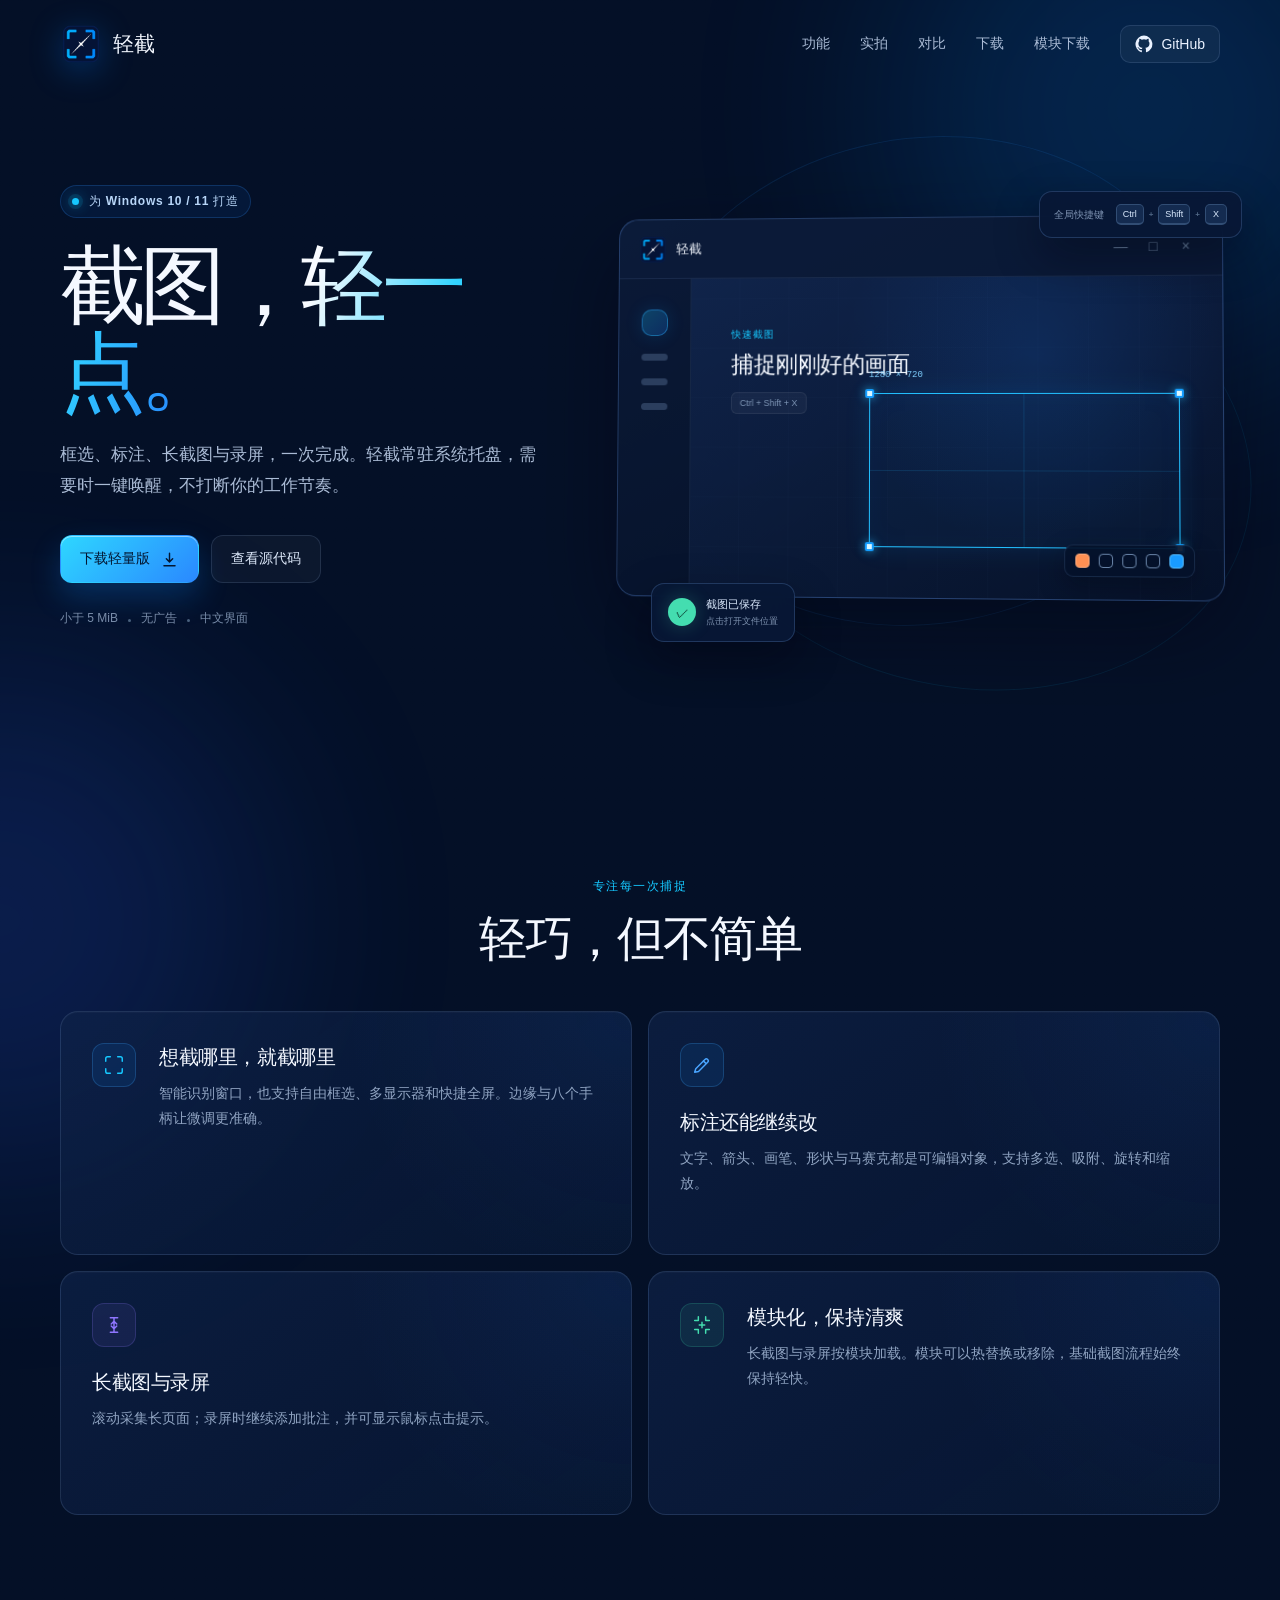
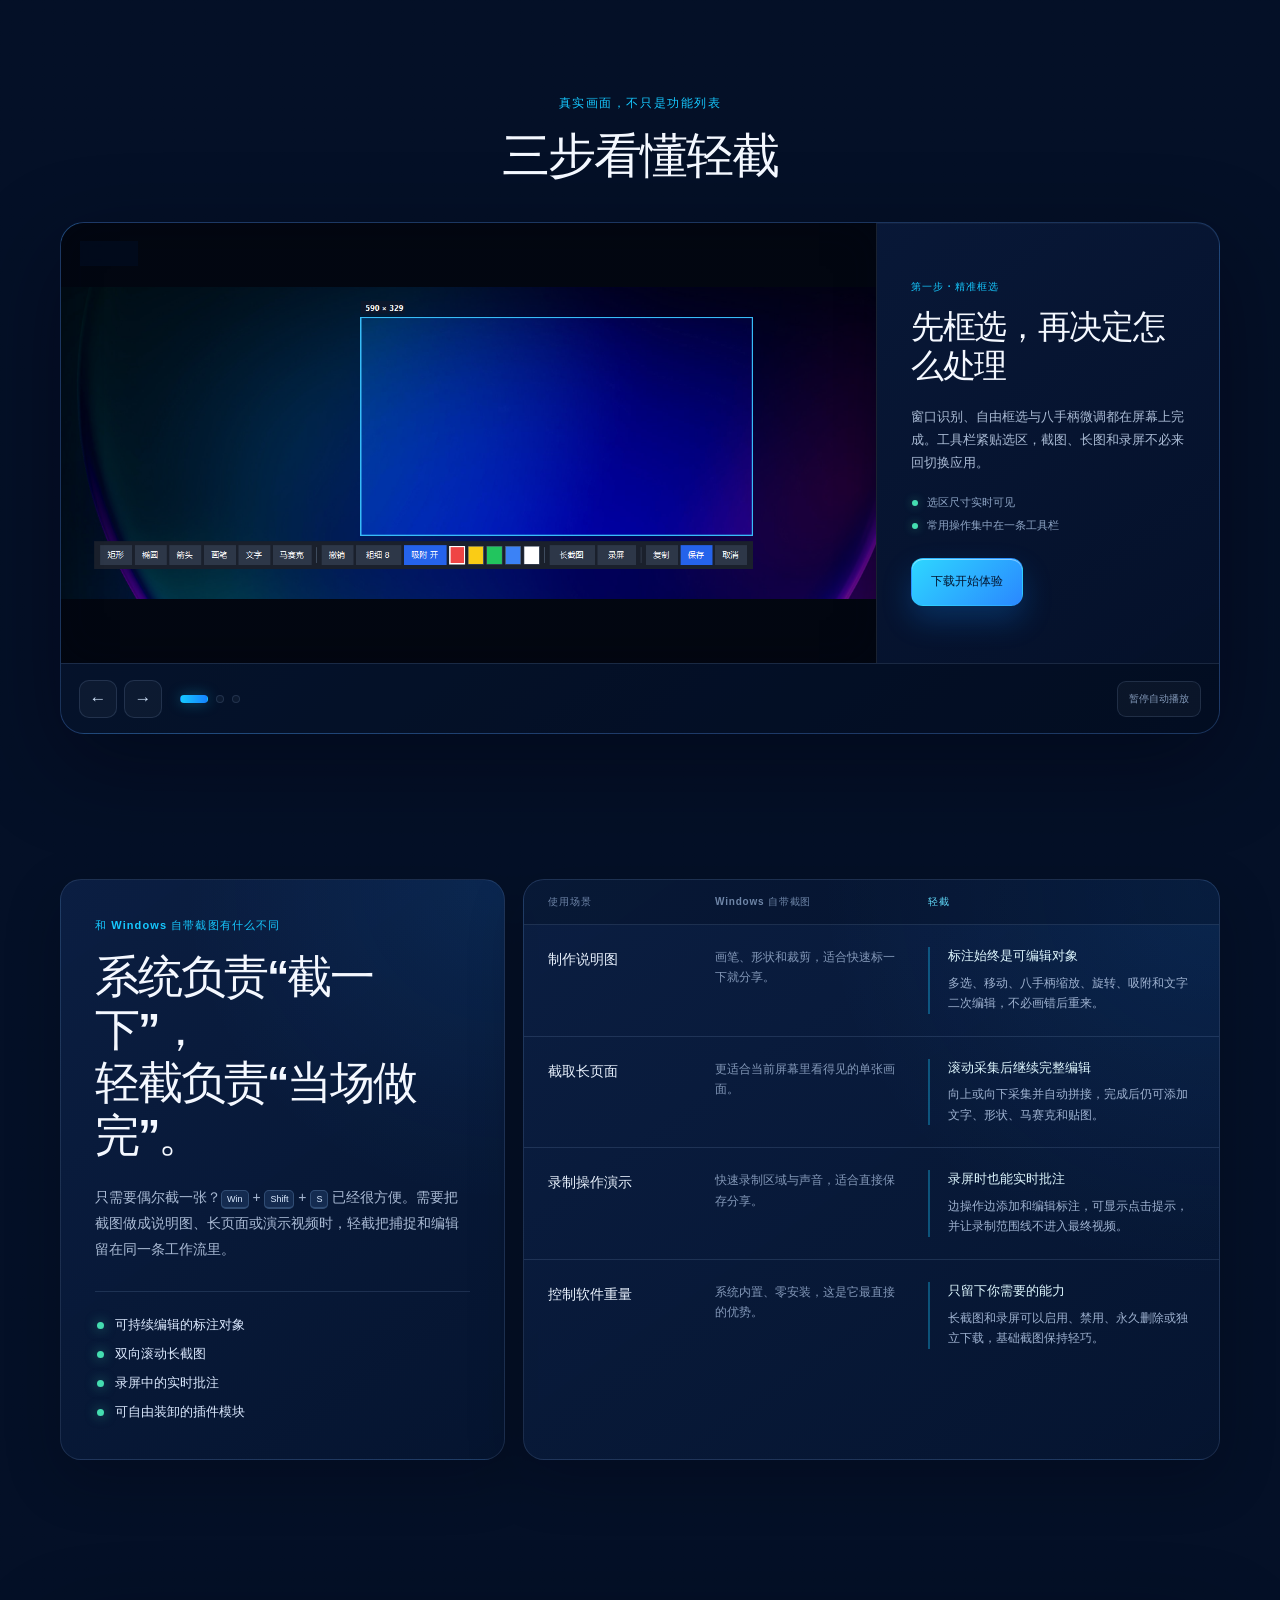
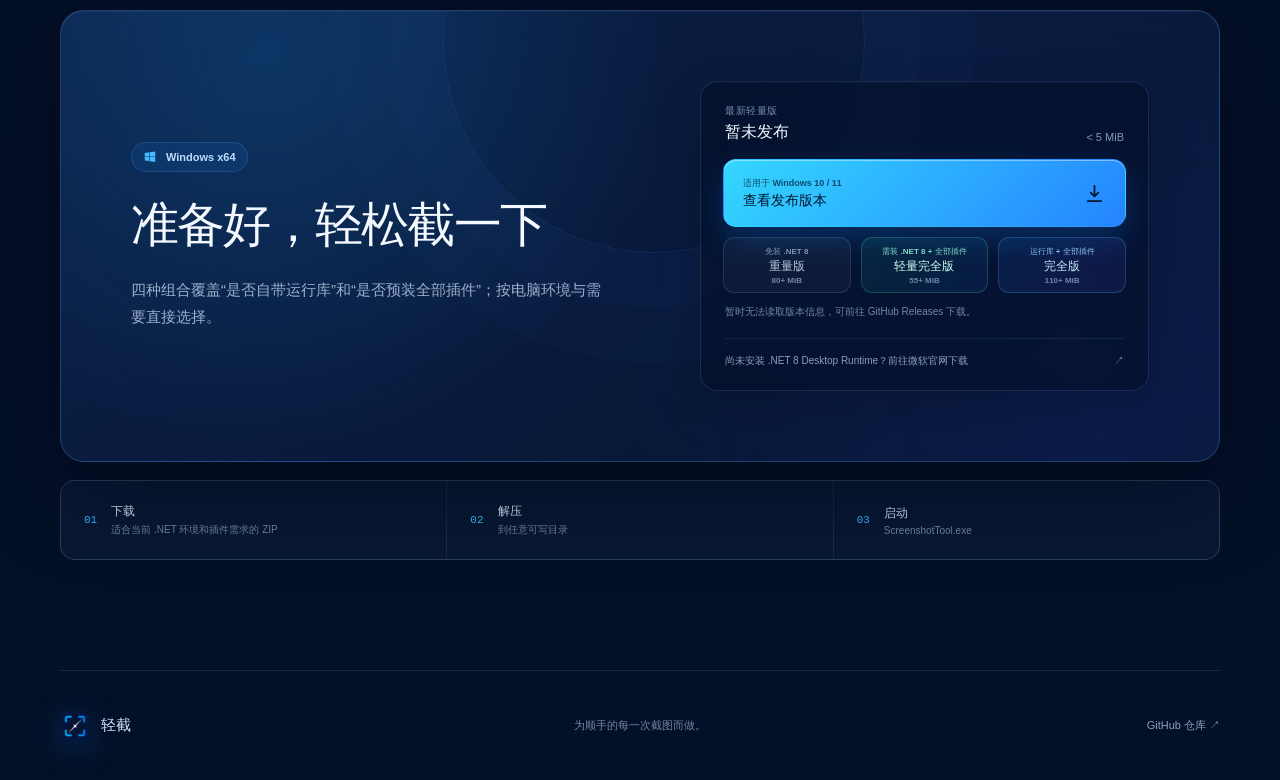
<file: site/index.html>
<!DOCTYPE html>
<html lang="zh-CN">
  <head>
    <meta charset="utf-8">
    <meta name="viewport" content="width=device-width, initial-scale=1">
    <meta
      name="description"
      content="轻截是一款轻量、快速、可扩展的 Windows 截图工具，支持长截图、标注、贴图与可选录屏。"
    >
    <meta name="theme-color" content="#06142e">
    <meta property="og:title" content="轻截 · 轻量 Windows 截图工具">
    <meta
      property="og:description"
      content="框选、标注、长截图与录屏，一次完成。下载 Windows x64 轻量版。"
    >
    <meta property="og:type" content="website">
    <meta property="og:url" content="https://xdioez.github.io/CutCut/">
    <meta
      property="og:image"
      content="https://xdioez.github.io/CutCut/assets/lightshot-icon.png"
    >
    <link rel="icon" href="assets/lightshot-icon.png">
    <link rel="apple-touch-icon" href="assets/lightshot-icon.png">
    <link rel="stylesheet" href="styles.css">
    <script src="release.js" defer></script>
    <script src="showcase.js" defer></script>
    <title>轻截 · 轻量 Windows 截图工具</title>
  </head>
  <body>
    <a class="skip-link" href="#main">跳到主要内容</a>

    <div class="page-glow page-glow--one" aria-hidden="true"></div>
    <div class="page-glow page-glow--two" aria-hidden="true"></div>

    <header class="site-header">
      <a class="brand" href="#top" aria-label="轻截首页">
        <img src="assets/lightshot-icon.png" width="42" height="42" alt="">
        <span>轻截</span>
      </a>
      <nav aria-label="主要导航">
        <a href="#features">功能</a>
        <a href="#showcase">实拍</a>
        <a href="#compare">对比</a>
        <a href="#download">下载</a>
        <a href="modules.html">模块下载</a>
        <a
          class="github-link"
          href="https://github.com/XDIOEZ/CutCut"
          target="_blank"
          rel="noopener noreferrer"
        >
          <svg viewBox="0 0 24 24" aria-hidden="true">
            <path
              fill="currentColor"
              d="M12 .8a11.4 11.4 0 0 0-3.6 22.2c.6.1.8-.3.8-.6v-2.2c-3.3.7-4-1.4-4-1.4-.5-1.4-1.3-1.8-1.3-1.8-1.1-.7.1-.7.1-.7 1.2.1 1.8 1.2 1.8 1.2 1.1 1.8 2.8 1.3 3.5 1 .1-.8.4-1.3.8-1.6-2.7-.3-5.5-1.3-5.5-5.7 0-1.3.5-2.3 1.2-3.1-.1-.3-.5-1.6.1-3.1 0 0 1-.3 3.2 1.2a11 11 0 0 1 5.8 0C17 4.8 18 5.1 18 5.1c.6 1.5.2 2.8.1 3.1.8.8 1.2 1.8 1.2 3.1 0 4.4-2.8 5.4-5.5 5.7.4.4.8 1.1.8 2.2v3.2c0 .3.2.7.8.6A11.4 11.4 0 0 0 12 .8Z"
            />
          </svg>
          <span>GitHub</span>
        </a>
      </nav>
    </header>

    <main id="main">
      <section class="hero" id="top">
        <div class="hero-copy">
          <div class="eyebrow">
            <span class="eyebrow-dot" aria-hidden="true"></span>
            为 Windows 10 / 11 打造
          </div>
          <h1>截图，<span>轻一点。</span></h1>
          <p class="hero-lead">
            框选、标注、长截图与录屏，一次完成。轻截常驻系统托盘，需要时一键唤醒，不打断你的工作节奏。
          </p>
          <div class="hero-actions">
            <a class="button button--primary" href="#download">
              下载轻量版
              <svg viewBox="0 0 24 24" aria-hidden="true">
                <path d="M12 4v11m0 0 4-4m-4 4-4-4M5 20h14" />
              </svg>
            </a>
            <a
              class="button button--ghost"
              href="https://github.com/XDIOEZ/CutCut"
              target="_blank"
              rel="noopener noreferrer"
            >查看源代码</a>
          </div>
          <ul class="hero-notes" aria-label="软件特点">
            <li>小于 5 MiB</li>
            <li>无广告</li>
            <li>中文界面</li>
          </ul>
        </div>

        <div class="product-visual" role="img" aria-label="轻截界面示意图">
          <div class="visual-orbit visual-orbit--one" aria-hidden="true"></div>
          <div class="visual-orbit visual-orbit--two" aria-hidden="true"></div>
          <div class="app-window">
            <div class="app-titlebar">
              <div class="app-brand">
                <img src="assets/lightshot-icon.png" width="30" height="30" alt="">
                <span>轻截</span>
              </div>
              <div class="window-controls" aria-hidden="true">
                <span>—</span><span>□</span><span>×</span>
              </div>
            </div>
            <div class="app-body">
              <aside class="app-sidebar" aria-hidden="true">
                <span class="side-pill side-pill--active"></span>
                <span class="side-pill"></span>
                <span class="side-pill"></span>
                <span class="side-pill"></span>
              </aside>
              <div class="capture-stage">
                <div class="stage-copy">
                  <span class="stage-kicker">快速截图</span>
                  <strong>捕捉刚刚好的画面</strong>
                  <small>Ctrl + Shift + X</small>
                </div>
                <div class="selection-frame" aria-hidden="true">
                  <i class="corner corner--tl"></i>
                  <i class="corner corner--tr"></i>
                  <i class="corner corner--bl"></i>
                  <i class="corner corner--br"></i>
                  <span class="selection-size">1280 × 720</span>
                </div>
                <div class="tool-dock" aria-hidden="true">
                  <span class="tool tool--hot"></span>
                  <span class="tool"></span>
                  <span class="tool"></span>
                  <span class="tool"></span>
                  <span class="tool tool--blue"></span>
                </div>
              </div>
            </div>
          </div>
          <div class="floating-card floating-card--hotkey">
            <span>全局快捷键</span>
            <kbd>Ctrl</kbd><b>+</b><kbd>Shift</kbd><b>+</b><kbd>X</kbd>
          </div>
          <div class="floating-card floating-card--saved">
            <span class="saved-check">✓</span>
            <div><strong>截图已保存</strong><small>点击打开文件位置</small></div>
          </div>
        </div>
      </section>

      <section class="feature-section" id="features">
        <div class="section-heading">
          <p>专注每一次捕捉</p>
          <h2>轻巧，但不简单</h2>
        </div>
        <div class="feature-grid">
          <article class="feature-card feature-card--wide">
            <div class="feature-icon feature-icon--cyan" aria-hidden="true">
              <svg viewBox="0 0 24 24">
                <path d="M8 3H5a2 2 0 0 0-2 2v3m13-5h3a2 2 0 0 1 2 2v3M8 21H5a2 2 0 0 1-2-2v-3m13 5h3a2 2 0 0 0 2-2v-3" />
              </svg>
            </div>
            <div>
              <h3>想截哪里，就截哪里</h3>
              <p>智能识别窗口，也支持自由框选、多显示器和快捷全屏。边缘与八个手柄让微调更准确。</p>
            </div>
          </article>
          <article class="feature-card">
            <div class="feature-icon feature-icon--blue" aria-hidden="true">
              <svg viewBox="0 0 24 24">
                <path d="m4 20 4.2-1 10-10a2 2 0 0 0-3-3l-10 10L4 20Zm9.5-12.5 3 3" />
              </svg>
            </div>
            <h3>标注还能继续改</h3>
            <p>文字、箭头、画笔、形状与马赛克都是可编辑对象，支持多选、吸附、旋转和缩放。</p>
          </article>
          <article class="feature-card">
            <div class="feature-icon feature-icon--violet" aria-hidden="true">
              <svg viewBox="0 0 24 24">
                <path d="M8 4h8M8 20h8M12 4v16m0-4-3-3m3 3 3-3M12 8 9 11m3-3 3 3" />
              </svg>
            </div>
            <h3>长截图与录屏</h3>
            <p>滚动采集长页面；录屏时继续添加批注，并可显示鼠标点击提示。</p>
          </article>
          <article class="feature-card feature-card--wide">
            <div class="feature-icon feature-icon--green" aria-hidden="true">
              <svg viewBox="0 0 24 24">
                <path d="M8 3v4H4m12-4v4h4M8 21v-4H4m12 4v-4h4M9 12h6m-3-3v6" />
              </svg>
            </div>
            <div>
              <h3>模块化，保持清爽</h3>
              <p>长截图与录屏按模块加载。模块可以热替换或移除，基础截图流程始终保持轻快。</p>
            </div>
          </article>
        </div>
      </section>

      <section class="showcase-section" id="showcase">
        <div class="section-heading showcase-heading">
          <p>真实画面，不只是功能列表</p>
          <h2>三步看懂轻截</h2>
        </div>

        <div
          class="showcase-carousel"
          data-showcase-carousel
          data-playing="true"
          role="region"
          aria-roledescription="幻灯片"
          aria-label="轻截功能宣传图"
          tabindex="0"
        >
          <div class="showcase-stage">
            <article
              class="showcase-slide is-active"
              data-showcase-slide
              role="group"
              aria-roledescription="幻灯片"
              aria-label="第 1 张，共 3 张：精准框选"
              aria-hidden="false"
            >
              <div class="showcase-media">
                <img
                  src="assets/showcase-selection.png"
                  width="1226"
                  height="470"
                  alt="轻截蓝色选区和包含矩形、椭圆、箭头、文字、长截图与录屏等功能的浮动工具栏"
                  decoding="async"
                >
                <span class="showcase-number" aria-hidden="true">01 / 03</span>
              </div>
              <div class="showcase-copy">
                <p class="showcase-step">第一步 · 精准框选</p>
                <h3>先框选，再决定怎么处理</h3>
                <p>窗口识别、自由框选与八手柄微调都在屏幕上完成。工具栏紧贴选区，截图、长图和录屏不必来回切换应用。</p>
                <ul>
                  <li>选区尺寸实时可见</li>
                  <li>常用操作集中在一条工具栏</li>
                </ul>
                <a class="button button--primary showcase-cta" href="#download">下载开始体验</a>
              </div>
            </article>

            <article
              class="showcase-slide"
              data-showcase-slide
              role="group"
              aria-roledescription="幻灯片"
              aria-label="第 2 张，共 3 张：对象级标注"
              aria-hidden="true"
            >
              <div class="showcase-media">
                <img
                  src="assets/showcase-annotation.png"
                  width="1287"
                  height="452"
                  alt="轻截选区中使用文字、箭头和矩形完成的红色批注示例"
                  loading="lazy"
                  decoding="async"
                >
                <span class="showcase-number" aria-hidden="true">02 / 03</span>
              </div>
              <div class="showcase-copy">
                <p class="showcase-step">第二步 · 当场标清楚</p>
                <h3>画完以后，还能继续改</h3>
                <p>文字、箭头、形状和画笔不是一次性痕迹。需要时继续选择、移动、缩放、旋转或对齐，说明图不用反复重截。</p>
                <ul>
                  <li>多选、吸附与重叠元素轮选</li>
                  <li>文字可再次双击编辑</li>
                </ul>
                <a
                  class="button button--primary showcase-cta"
                  href="#download"
                  tabindex="-1"
                >下载开始体验</a>
              </div>
            </article>

            <article
              class="showcase-slide"
              data-showcase-slide
              role="group"
              aria-roledescription="幻灯片"
              aria-label="第 3 张，共 3 张：长截图预览"
              aria-hidden="true"
            >
              <div class="showcase-media">
                <img
                  src="assets/showcase-long-capture.png"
                  width="1308"
                  height="620"
                  alt="轻截正在代码编辑器中进行长截图并显示长截图预览窗口"
                  loading="lazy"
                  decoding="async"
                >
                <span class="showcase-number" aria-hidden="true">03 / 03</span>
              </div>
              <div class="showcase-copy">
                <p class="showcase-step">第三步 · 超出一屏也能截</p>
                <h3>边滚动，边看长图长出来</h3>
                <p>向上或向下滚动时自动采集和拼接，独立预览窗同步显示结果。完成后直接回到同一套截图编辑工具继续标注。</p>
                <ul>
                  <li>双向采集与实时拼接预览</li>
                  <li>完成后继续添加批注和贴图</li>
                </ul>
                <a
                  class="button button--primary showcase-cta"
                  href="#download"
                  tabindex="-1"
                >下载开始体验</a>
              </div>
            </article>
          </div>

          <div class="showcase-controls">
            <div class="showcase-arrows">
              <button type="button" data-showcase-previous aria-label="上一张宣传图">←</button>
              <button type="button" data-showcase-next aria-label="下一张宣传图">→</button>
            </div>
            <div class="showcase-dots" aria-label="选择宣传图">
              <button
                type="button"
                class="is-active"
                data-showcase-dot="0"
                aria-label="查看第一张：精准框选"
                aria-current="true"
              ></button>
              <button
                type="button"
                data-showcase-dot="1"
                aria-label="查看第二张：对象级标注"
              ></button>
              <button
                type="button"
                data-showcase-dot="2"
                aria-label="查看第三张：长截图预览"
              ></button>
            </div>
            <button class="showcase-autoplay" type="button" data-showcase-autoplay>
              暂停自动播放
            </button>
          </div>
          <p class="visually-hidden" data-showcase-status aria-live="polite"></p>
        </div>
      </section>

      <section class="comparison-section" id="compare">
        <div class="comparison-intro">
          <p class="comparison-kicker">和 Windows 自带截图有什么不同</p>
          <h2>系统负责“截一下”，<br>轻截负责“当场做完”。</h2>
          <p class="comparison-lead">
            只需要偶尔截一张？<kbd>Win</kbd> + <kbd>Shift</kbd> + <kbd>S</kbd>
            已经很方便。需要把截图做成说明图、长页面或演示视频时，轻截把捕捉和编辑留在同一条工作流里。
          </p>
          <ul class="comparison-highlights" aria-label="轻截的主要差异">
            <li>可持续编辑的标注对象</li>
            <li>双向滚动长截图</li>
            <li>录屏中的实时批注</li>
            <li>可自由装卸的插件模块</li>
          </ul>
        </div>

        <div class="comparison-board" aria-label="轻截与 Windows 自带截图对比">
          <div class="comparison-board-head" aria-hidden="true">
            <span>使用场景</span>
            <span>Windows 自带截图</span>
            <span>轻截</span>
          </div>

          <article class="comparison-row">
            <h3>制作说明图</h3>
            <div class="comparison-answer comparison-answer--system">
              <span>Windows 自带截图</span>
              <p>画笔、形状和裁剪，适合快速标一下就分享。</p>
            </div>
            <div class="comparison-answer comparison-answer--lightshot">
              <span>轻截</span>
              <strong>标注始终是可编辑对象</strong>
              <p>多选、移动、八手柄缩放、旋转、吸附和文字二次编辑，不必画错后重来。</p>
            </div>
          </article>

          <article class="comparison-row">
            <h3>截取长页面</h3>
            <div class="comparison-answer comparison-answer--system">
              <span>Windows 自带截图</span>
              <p>更适合当前屏幕里看得见的单张画面。</p>
            </div>
            <div class="comparison-answer comparison-answer--lightshot">
              <span>轻截</span>
              <strong>滚动采集后继续完整编辑</strong>
              <p>向上或向下采集并自动拼接，完成后仍可添加文字、形状、马赛克和贴图。</p>
            </div>
          </article>

          <article class="comparison-row">
            <h3>录制操作演示</h3>
            <div class="comparison-answer comparison-answer--system">
              <span>Windows 自带截图</span>
              <p>快速录制区域与声音，适合直接保存分享。</p>
            </div>
            <div class="comparison-answer comparison-answer--lightshot">
              <span>轻截</span>
              <strong>录屏时也能实时批注</strong>
              <p>边操作边添加和编辑标注，可显示点击提示，并让录制范围线不进入最终视频。</p>
            </div>
          </article>

          <article class="comparison-row">
            <h3>控制软件重量</h3>
            <div class="comparison-answer comparison-answer--system">
              <span>Windows 自带截图</span>
              <p>系统内置、零安装，这是它最直接的优势。</p>
            </div>
            <div class="comparison-answer comparison-answer--lightshot">
              <span>轻截</span>
              <strong>只留下你需要的能力</strong>
              <p>长截图和录屏可以启用、禁用、永久删除或独立下载，基础截图保持轻巧。</p>
            </div>
          </article>
        </div>
      </section>

      <section class="download-section" id="download">
        <div class="download-card">
          <div class="download-copy">
            <div class="platform-badge">
              <svg viewBox="0 0 24 24" aria-hidden="true">
                <path fill="currentColor" d="M3 5.2 10.4 4v7H3V5.2Zm8.4-1.4L21 2.4V11h-9.6V3.8ZM3 12h7.4v7L3 17.8V12Zm8.4 0H21v8.6l-9.6-1.4V12Z" />
              </svg>
              Windows x64
            </div>
            <h2>准备好，轻松截一下</h2>
            <p>四种组合覆盖“是否自带运行库”和“是否预装全部插件”；按电脑环境与需要直接选择。</p>
          </div>

          <div class="release-panel" aria-live="polite">
            <div class="release-row">
              <div>
                <span class="release-label">最新轻量版</span>
                <strong id="release-version">正在获取版本…</strong>
              </div>
              <span class="release-size" id="release-size">&lt; 5 MiB</span>
            </div>
            <div class="download-actions">
              <a
                class="button button--download"
                id="download-button"
                href="https://github.com/XDIOEZ/CutCut/releases"
                target="_blank"
                rel="noopener noreferrer"
              >
                <span>
                  <small>适用于 Windows 10 / 11</small>
                  <strong id="download-label">查看发布版本</strong>
                </span>
                <svg viewBox="0 0 24 24" aria-hidden="true">
                  <path d="M12 4v11m0 0 4-4m-4 4-4-4M5 20h14" />
                </svg>
              </a>
              <a
                class="button button--portable"
                id="portable-download-button"
                href="https://github.com/XDIOEZ/CutCut/releases"
                target="_blank"
                rel="noopener noreferrer"
                title="内置 .NET 8 Desktop Runtime，无需另外安装"
              >
                <small>免装 .NET 8</small>
                <strong id="portable-download-label">重量版</strong>
                <span id="portable-download-size">80+ MiB</span>
              </a>
              <a
                class="button button--lightweight-full"
                id="lightweight-full-download-button"
                href="https://github.com/XDIOEZ/CutCut/releases"
                target="_blank"
                rel="noopener noreferrer"
                title="依赖电脑已安装 .NET 8 Desktop Runtime，并预装截图收藏夹、贴图悬浮窗、长截图、三种 OCR、二维码扫描和录屏等全部插件"
              >
                <small>需装 .NET 8 + 全部插件</small>
                <strong id="lightweight-full-download-label">轻量完全版</strong>
                <span id="lightweight-full-download-size">55+ MiB</span>
              </a>
              <a
                class="button button--full"
                id="full-download-button"
                href="https://github.com/XDIOEZ/CutCut/releases"
                target="_blank"
                rel="noopener noreferrer"
                title="内置 .NET 8 Desktop Runtime，并预装截图收藏夹、贴图悬浮窗、长截图、三种 OCR、二维码扫描和录屏等全部插件"
              >
                <small>运行库 + 全部插件</small>
                <strong id="full-download-label">完全版</strong>
                <span id="full-download-size">110+ MiB</span>
              </a>
            </div>
            <p class="release-status" id="release-status">正在连接 GitHub Releases…</p>
            <a
              class="runtime-link"
              href="https://dotnet.microsoft.com/download/dotnet/8.0"
              target="_blank"
              rel="noopener noreferrer"
            >
              尚未安装 .NET 8 Desktop Runtime？前往微软官网下载
              <span aria-hidden="true">↗</span>
            </a>
          </div>
        </div>

        <ol class="install-steps" aria-label="安装步骤">
          <li><span>01</span><p><strong>下载</strong>适合当前 .NET 环境和插件需求的 ZIP</p></li>
          <li><span>02</span><p><strong>解压</strong>到任意可写目录</p></li>
          <li><span>03</span><p><strong>启动</strong>ScreenshotTool.exe</p></li>
        </ol>
      </section>
    </main>

    <footer>
      <div class="footer-brand">
        <img src="assets/lightshot-icon.png" width="30" height="30" alt="">
        <span>轻截</span>
      </div>
      <p>为顺手的每一次截图而做。</p>
      <a href="https://github.com/XDIOEZ/CutCut" target="_blank" rel="noopener noreferrer">
        GitHub 仓库 <span aria-hidden="true">↗</span>
      </a>
    </footer>
  </body>
</html>
</file>
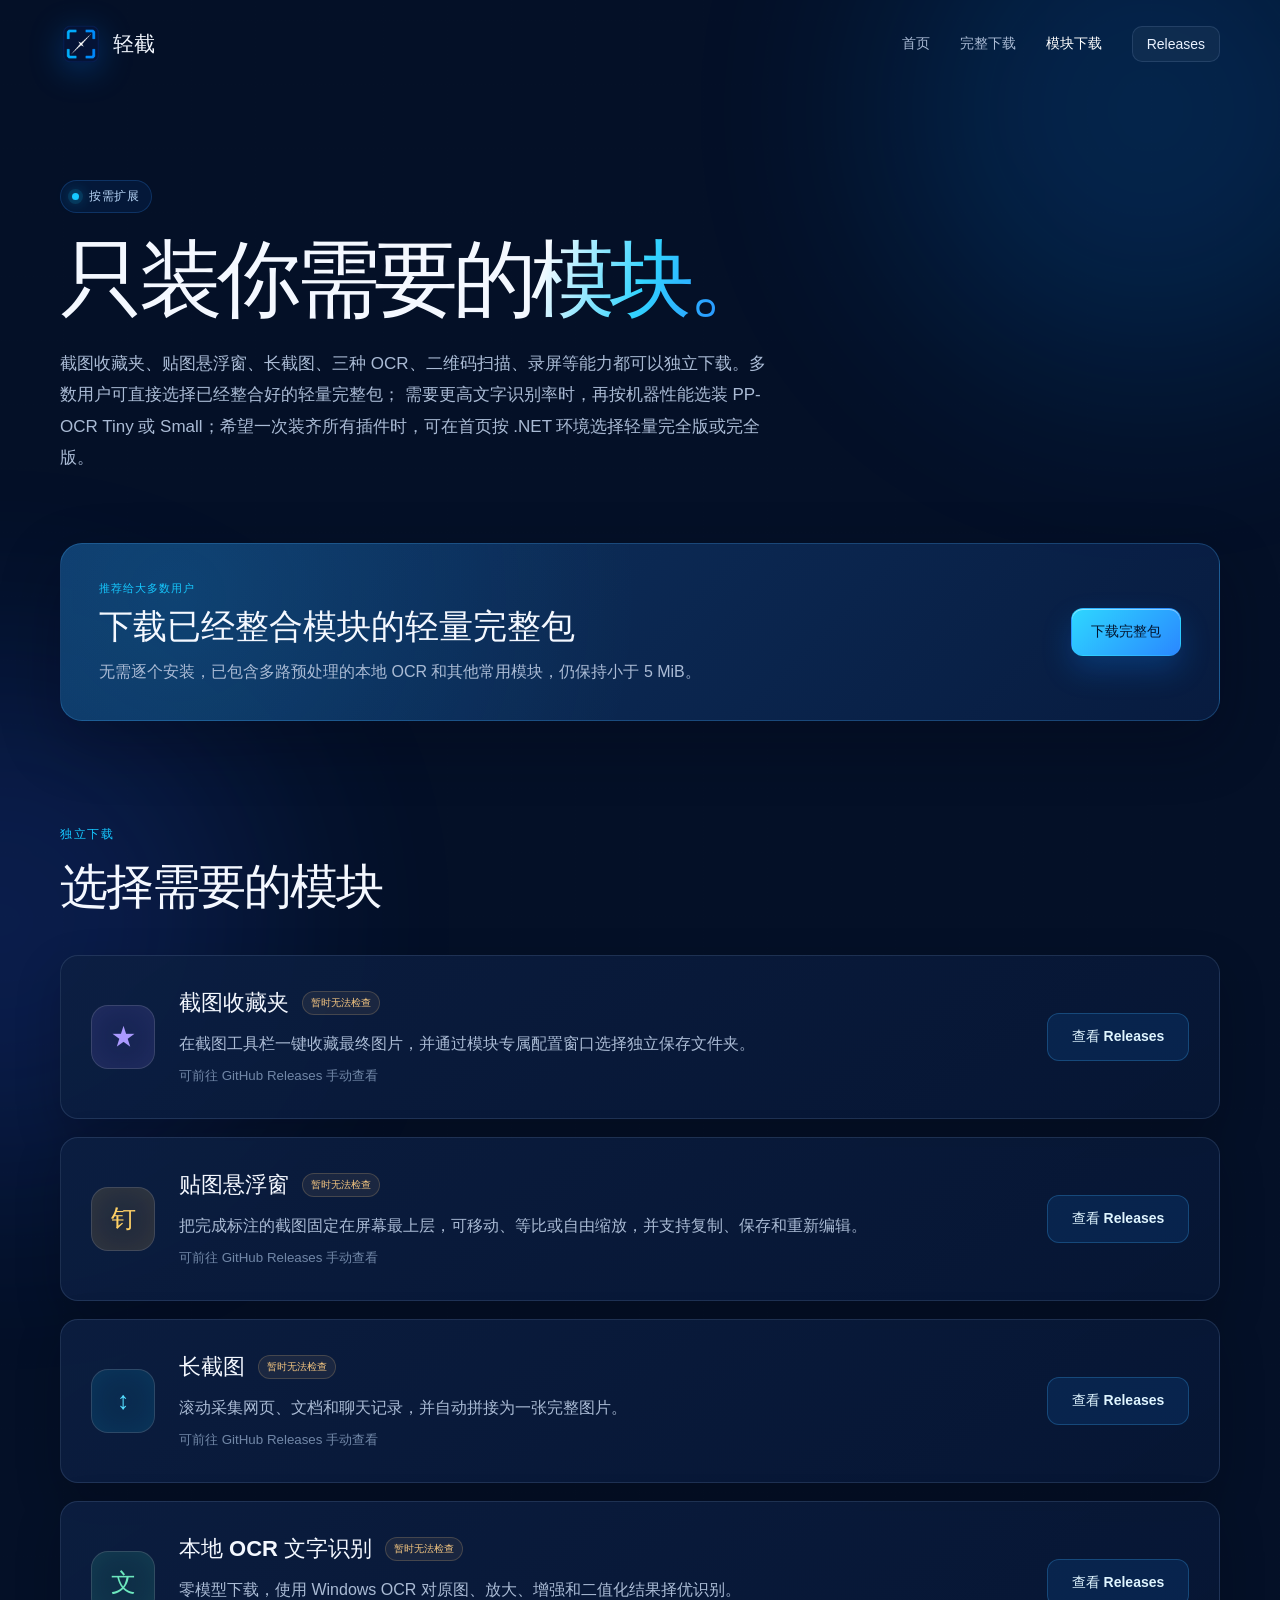
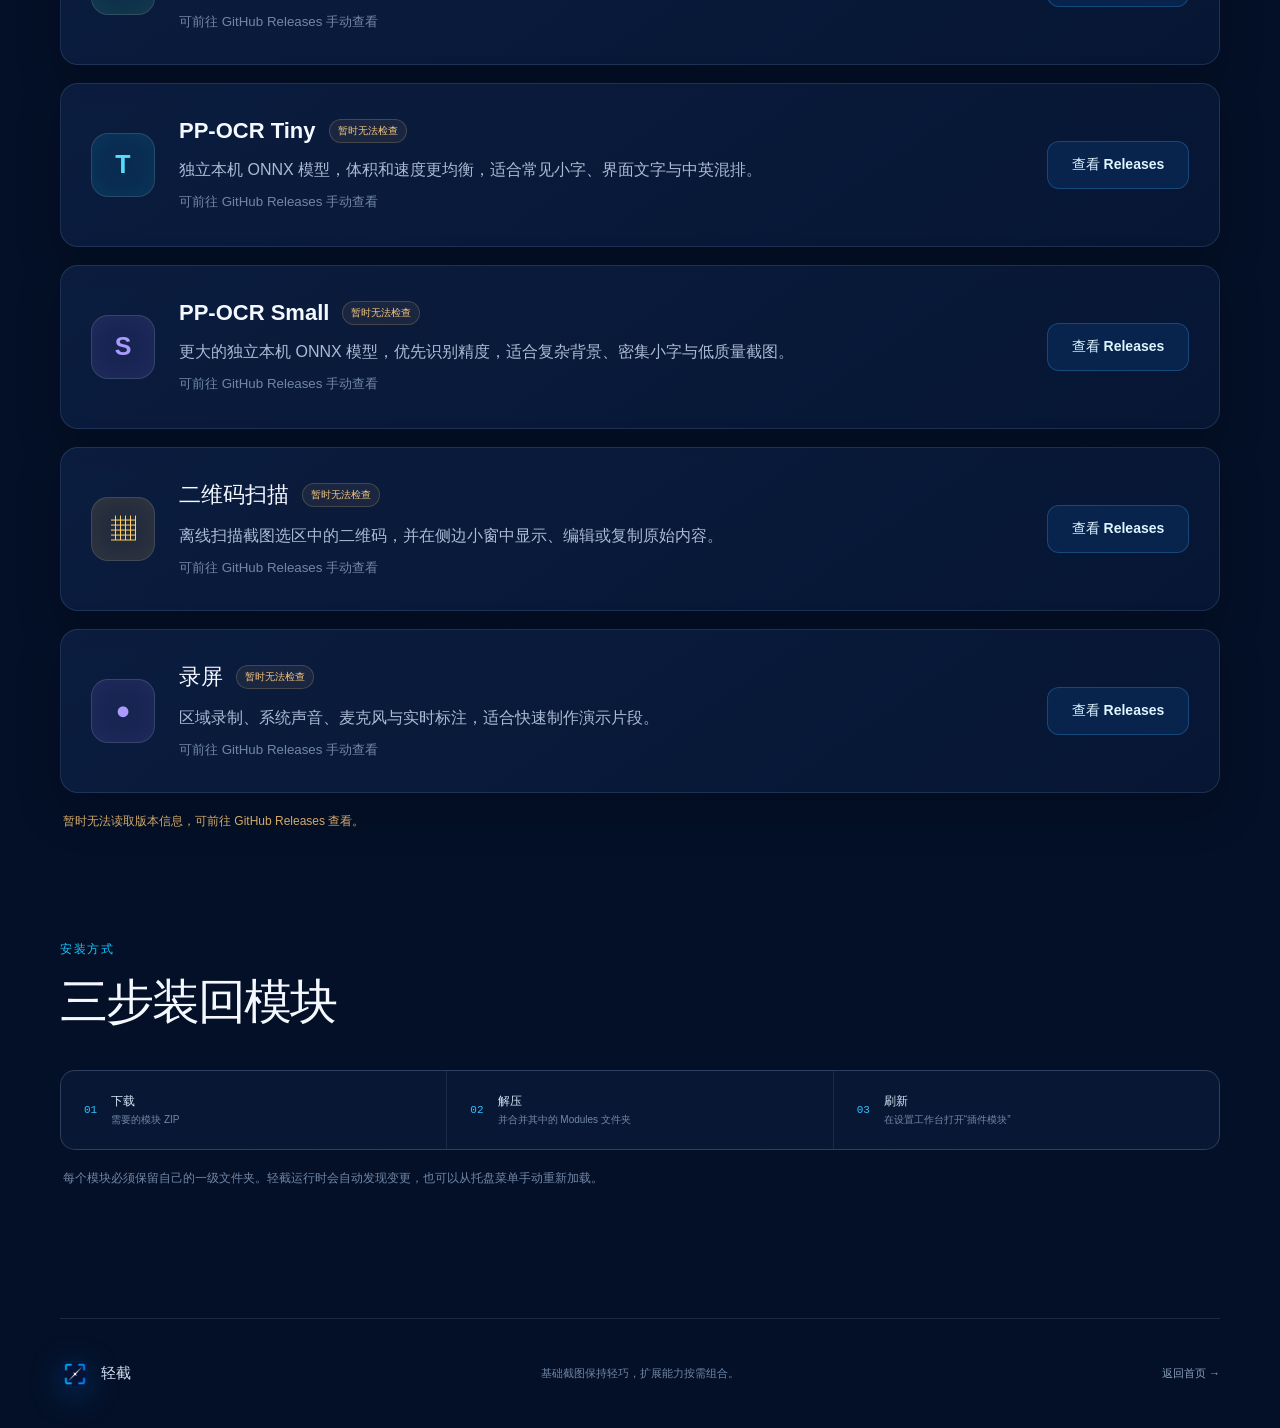
<file: site/modules.html>
<!DOCTYPE html>
<html lang="zh-CN">
  <head>
    <meta charset="utf-8">
    <meta name="viewport" content="width=device-width, initial-scale=1">
    <meta
      name="description"
      content="按需下载轻截的截图收藏夹、贴图悬浮窗、长截图、OCR、二维码扫描、录屏等插件模块，也可以直接选择已经整合模块的轻量完整包。"
    >
    <meta name="theme-color" content="#06142e">
    <meta property="og:title" content="轻截 · 插件模块下载">
    <meta
      property="og:description"
      content="为轻截按需选择插件模块，保持基础截图轻巧，也可直接下载整合完整包。"
    >
    <meta property="og:type" content="website">
    <meta property="og:url" content="https://xdioez.github.io/CutCut/modules.html">
    <meta
      property="og:image"
      content="https://xdioez.github.io/CutCut/assets/lightshot-icon.png"
    >
    <link rel="icon" href="assets/lightshot-icon.png">
    <link rel="apple-touch-icon" href="assets/lightshot-icon.png">
    <link rel="stylesheet" href="styles.css">
    <script src="modules.js" defer></script>
    <title>轻截 · 插件模块下载</title>
  </head>
  <body>
    <a class="skip-link" href="#main">跳到主要内容</a>

    <div class="page-glow page-glow--one" aria-hidden="true"></div>
    <div class="page-glow page-glow--two" aria-hidden="true"></div>

    <header class="site-header">
      <a class="brand" href="index.html" aria-label="返回轻截首页">
        <img src="assets/lightshot-icon.png" width="42" height="42" alt="">
        <span>轻截</span>
      </a>
      <nav aria-label="主要导航">
        <a href="index.html">首页</a>
        <a href="index.html#download">完整下载</a>
        <a href="modules.html" aria-current="page">模块下载</a>
        <a
          class="github-link"
          href="https://github.com/XDIOEZ/CutCut/releases"
          target="_blank"
          rel="noopener noreferrer"
        >
          <span>Releases</span>
        </a>
      </nav>
    </header>

    <main id="main" class="modules-main">
      <section class="modules-hero">
        <div class="eyebrow">
          <span class="eyebrow-dot" aria-hidden="true"></span>
          按需扩展
        </div>
        <h1>只装你需要的<span>模块。</span></h1>
        <p>
          截图收藏夹、贴图悬浮窗、长截图、三种 OCR、二维码扫描、录屏等能力都可以独立下载。多数用户可直接选择已经整合好的轻量完整包；
          需要更高文字识别率时，再按机器性能选装 PP-OCR Tiny 或 Small；希望一次装齐所有插件时，可在首页按 .NET 环境选择轻量完全版或完全版。
        </p>
      </section>

      <aside class="bundle-recommendation" aria-label="完整包推荐">
        <div>
          <span class="recommendation-label">推荐给大多数用户</span>
          <h2>下载已经整合模块的轻量完整包</h2>
          <p>无需逐个安装，已包含多路预处理的本地 OCR 和其他常用模块，仍保持小于 5 MiB。</p>
        </div>
        <a class="button button--primary" href="index.html#download">下载完整包</a>
      </aside>

      <section class="module-catalog" aria-labelledby="catalog-title">
        <div class="section-heading module-section-heading">
          <p>独立下载</p>
          <h2 id="catalog-title">选择需要的模块</h2>
        </div>

        <div class="module-download-list" aria-live="polite">
          <article class="module-download-card">
            <div class="module-mark module-mark--violet" aria-hidden="true">★</div>
            <div class="module-download-copy">
              <div class="module-title-row">
                <h3>截图收藏夹</h3>
                <span class="module-availability" id="favorites-status">正在检查最新版…</span>
              </div>
              <p>在截图工具栏一键收藏最终图片，并通过模块专属配置窗口选择独立保存文件夹。</p>
              <small id="favorites-meta">独立模块 · Windows x64</small>
            </div>
            <a
              class="button button--module"
              id="favorites-download"
              href="https://github.com/XDIOEZ/CutCut/releases"
              target="_blank"
              rel="noopener noreferrer"
            >查看 Releases</a>
          </article>

          <article class="module-download-card">
            <div class="module-mark module-mark--amber" aria-hidden="true">钉</div>
            <div class="module-download-copy">
              <div class="module-title-row">
                <h3>贴图悬浮窗</h3>
                <span class="module-availability" id="pinned-image-status">正在检查最新版…</span>
              </div>
              <p>把完成标注的截图固定在屏幕最上层，可移动、等比或自由缩放，并支持复制、保存和重新编辑。</p>
              <small id="pinned-image-meta">独立模块 · Windows x64</small>
            </div>
            <a
              class="button button--module"
              id="pinned-image-download"
              href="https://github.com/XDIOEZ/CutCut/releases"
              target="_blank"
              rel="noopener noreferrer"
            >查看 Releases</a>
          </article>

          <article class="module-download-card">
            <div class="module-mark module-mark--cyan" aria-hidden="true">↕</div>
            <div class="module-download-copy">
              <div class="module-title-row">
                <h3>长截图</h3>
                <span class="module-availability" id="long-capture-status">正在检查最新版…</span>
              </div>
              <p>滚动采集网页、文档和聊天记录，并自动拼接为一张完整图片。</p>
              <small id="long-capture-meta">独立模块 · Windows x64</small>
            </div>
            <a
              class="button button--module"
              id="long-capture-download"
              href="https://github.com/XDIOEZ/CutCut/releases"
              target="_blank"
              rel="noopener noreferrer"
            >查看 Releases</a>
          </article>

          <article class="module-download-card">
            <div class="module-mark module-mark--emerald" aria-hidden="true">文</div>
            <div class="module-download-copy">
              <div class="module-title-row">
                <h3>本地 OCR 文字识别</h3>
                <span class="module-availability" id="ocr-status">正在检查最新版…</span>
              </div>
              <p>零模型下载，使用 Windows OCR 对原图、放大、增强和二值化结果择优识别。</p>
              <small id="ocr-meta">独立模块 · Windows x64</small>
            </div>
            <a
              class="button button--module"
              id="ocr-download"
              href="https://github.com/XDIOEZ/CutCut/releases"
              target="_blank"
              rel="noopener noreferrer"
            >查看 Releases</a>
          </article>

          <article class="module-download-card">
            <div class="module-mark module-mark--cyan" aria-hidden="true">T</div>
            <div class="module-download-copy">
              <div class="module-title-row">
                <h3>PP-OCR Tiny</h3>
                <span class="module-availability" id="paddle-ocr-tiny-status">正在检查最新版…</span>
              </div>
              <p>独立本机 ONNX 模型，体积和速度更均衡，适合常见小字、界面文字与中英混排。</p>
              <small id="paddle-ocr-tiny-meta">独立模块 · Windows x64</small>
            </div>
            <a
              class="button button--module"
              id="paddle-ocr-tiny-download"
              href="https://github.com/XDIOEZ/CutCut/releases"
              target="_blank"
              rel="noopener noreferrer"
            >查看 Releases</a>
          </article>

          <article class="module-download-card">
            <div class="module-mark module-mark--violet" aria-hidden="true">S</div>
            <div class="module-download-copy">
              <div class="module-title-row">
                <h3>PP-OCR Small</h3>
                <span class="module-availability" id="paddle-ocr-small-status">正在检查最新版…</span>
              </div>
              <p>更大的独立本机 ONNX 模型，优先识别精度，适合复杂背景、密集小字与低质量截图。</p>
              <small id="paddle-ocr-small-meta">独立模块 · Windows x64</small>
            </div>
            <a
              class="button button--module"
              id="paddle-ocr-small-download"
              href="https://github.com/XDIOEZ/CutCut/releases"
              target="_blank"
              rel="noopener noreferrer"
            >查看 Releases</a>
          </article>

          <article class="module-download-card">
            <div class="module-mark module-mark--amber" aria-hidden="true">▦</div>
            <div class="module-download-copy">
              <div class="module-title-row">
                <h3>二维码扫描</h3>
                <span class="module-availability" id="qr-code-status">正在检查最新版…</span>
              </div>
              <p>离线扫描截图选区中的二维码，并在侧边小窗中显示、编辑或复制原始内容。</p>
              <small id="qr-code-meta">独立模块 · Windows x64</small>
            </div>
            <a
              class="button button--module"
              id="qr-code-download"
              href="https://github.com/XDIOEZ/CutCut/releases"
              target="_blank"
              rel="noopener noreferrer"
            >查看 Releases</a>
          </article>

          <article class="module-download-card">
            <div class="module-mark module-mark--violet" aria-hidden="true">●</div>
            <div class="module-download-copy">
              <div class="module-title-row">
                <h3>录屏</h3>
                <span class="module-availability" id="screen-recording-status">正在检查最新版…</span>
              </div>
              <p>区域录制、系统声音、麦克风与实时标注，适合快速制作演示片段。</p>
              <small id="screen-recording-meta">独立模块 · Windows x64</small>
            </div>
            <a
              class="button button--module"
              id="screen-recording-download"
              href="https://github.com/XDIOEZ/CutCut/releases"
              target="_blank"
              rel="noopener noreferrer"
            >查看 Releases</a>
          </article>
        </div>
        <p class="catalog-status" id="catalog-status">正在连接 GitHub Releases…</p>
      </section>

      <section class="module-installation" aria-labelledby="installation-title">
        <div class="section-heading module-section-heading">
          <p>安装方式</p>
          <h2 id="installation-title">三步装回模块</h2>
        </div>
        <ol class="install-steps module-install-steps">
          <li><span>01</span><p><strong>下载</strong>需要的模块 ZIP</p></li>
          <li><span>02</span><p><strong>解压</strong>并合并其中的 Modules 文件夹</p></li>
          <li><span>03</span><p><strong>刷新</strong>在设置工作台打开“插件模块”</p></li>
        </ol>
        <p class="module-install-note">
          每个模块必须保留自己的一级文件夹。轻截运行时会自动发现变更，也可以从托盘菜单手动重新加载。
        </p>
      </section>
    </main>

    <footer>
      <div class="footer-brand">
        <img src="assets/lightshot-icon.png" width="30" height="30" alt="">
        <span>轻截</span>
      </div>
      <p>基础截图保持轻巧，扩展能力按需组合。</p>
      <a href="index.html">返回首页 <span aria-hidden="true">→</span></a>
    </footer>
  </body>
</html>
</file>
<file: site/styles.css>
:root {
  color-scheme: dark;
  --bg: #041027;
  --bg-deep: #020817;
  --surface: rgba(12, 29, 62, 0.7);
  --surface-strong: #0a1b3c;
  --line: rgba(151, 184, 236, 0.15);
  --text: #f4f8ff;
  --muted: #aabbd5;
  --cyan: #16c8ff;
  --blue: #1683ff;
  --violet: #8f76ff;
  --green: #44ddb0;
  --shadow: 0 30px 90px rgba(0, 5, 18, 0.48);
  font-family: "Segoe UI Variable", "Segoe UI", "Microsoft YaHei UI", sans-serif;
  font-synthesis: none;
}

* {
  box-sizing: border-box;
}

html {
  scroll-behavior: smooth;
}

body {
  min-width: 320px;
  margin: 0;
  overflow-x: hidden;
  color: var(--text);
  background:
    linear-gradient(rgba(4, 16, 39, 0.97), rgba(4, 16, 39, 0.97)),
    repeating-linear-gradient(90deg, transparent 0 63px, rgba(81, 123, 190, 0.06) 64px),
    repeating-linear-gradient(0deg, transparent 0 63px, rgba(81, 123, 190, 0.06) 64px),
    var(--bg);
  -webkit-font-smoothing: antialiased;
}

a {
  color: inherit;
}

button,
a {
  -webkit-tap-highlight-color: transparent;
}

.skip-link {
  position: fixed;
  top: 8px;
  left: 8px;
  z-index: 100;
  padding: 10px 14px;
  color: #03112a;
  background: #fff;
  border-radius: 8px;
  transform: translateY(-150%);
}

.skip-link:focus {
  transform: translateY(0);
}

.visually-hidden {
  position: absolute;
  width: 1px;
  height: 1px;
  padding: 0;
  margin: -1px;
  overflow: hidden;
  clip: rect(0 0 0 0);
  white-space: nowrap;
  border: 0;
}

.page-glow {
  position: fixed;
  z-index: -1;
  width: 520px;
  height: 520px;
  border-radius: 50%;
  filter: blur(110px);
  pointer-events: none;
  opacity: 0.17;
}

.page-glow--one {
  top: -150px;
  right: -130px;
  background: #078cff;
}

.page-glow--two {
  top: 660px;
  left: -260px;
  background: #2c61ff;
}

.site-header {
  position: relative;
  z-index: 10;
  display: flex;
  align-items: center;
  justify-content: space-between;
  width: min(1160px, calc(100% - 48px));
  min-height: 88px;
  margin: 0 auto;
}

.brand,
.footer-brand {
  display: inline-flex;
  gap: 11px;
  align-items: center;
  font-size: 21px;
  font-weight: 720;
  text-decoration: none;
  letter-spacing: 0.02em;
}

.brand img,
.footer-brand img {
  border-radius: 10px;
  filter: drop-shadow(0 7px 16px rgba(0, 127, 255, 0.3));
}

nav {
  display: flex;
  gap: 30px;
  align-items: center;
}

nav > a {
  color: var(--muted);
  font-size: 14px;
  text-decoration: none;
  transition: color 160ms ease;
}

nav > a:hover {
  color: #fff;
}

.github-link {
  display: inline-flex;
  gap: 8px;
  align-items: center;
  padding: 9px 14px;
  color: #eaf2ff;
  background: rgba(255, 255, 255, 0.045);
  border: 1px solid var(--line);
  border-radius: 10px;
}

.github-link svg {
  width: 18px;
  height: 18px;
}

main,
footer {
  width: min(1160px, calc(100% - 48px));
  margin-right: auto;
  margin-left: auto;
}

.hero {
  display: grid;
  grid-template-columns: 0.88fr 1.12fr;
  gap: clamp(48px, 6vw, 88px);
  align-items: center;
  min-height: 670px;
  padding: 66px 0 100px;
}

.eyebrow {
  display: inline-flex;
  gap: 10px;
  align-items: center;
  padding: 7px 11px;
  color: #b8d6f8;
  font-size: 12px;
  font-weight: 650;
  letter-spacing: 0.06em;
  background: rgba(18, 103, 213, 0.1);
  border: 1px solid rgba(52, 147, 255, 0.22);
  border-radius: 99px;
}

.eyebrow-dot {
  width: 7px;
  height: 7px;
  background: var(--cyan);
  border-radius: 50%;
  box-shadow: 0 0 0 4px rgba(22, 200, 255, 0.12), 0 0 14px rgba(22, 200, 255, 0.8);
}

h1 {
  margin: 24px 0 22px;
  font-size: clamp(58px, 6.7vw, 88px);
  font-weight: 760;
  line-height: 1.02;
  letter-spacing: -0.065em;
}

h1 span {
  color: transparent;
  background: linear-gradient(108deg, #f8fbff 8%, #32d4ff 48%, #2582ff 92%);
  background-clip: text;
  -webkit-background-clip: text;
}

.hero-lead {
  max-width: 540px;
  margin: 0;
  color: var(--muted);
  font-size: 17px;
  line-height: 1.85;
}

.hero-actions {
  display: flex;
  gap: 12px;
  margin-top: 34px;
}

.button {
  display: inline-flex;
  gap: 10px;
  align-items: center;
  justify-content: center;
  min-height: 48px;
  padding: 0 19px;
  font-size: 14px;
  font-weight: 680;
  text-decoration: none;
  border: 1px solid transparent;
  border-radius: 12px;
  transition: transform 160ms ease, border-color 160ms ease, background 160ms ease, box-shadow 160ms ease;
}

.button:hover {
  transform: translateY(-2px);
}

.button:focus-visible,
nav a:focus-visible,
footer a:focus-visible,
.runtime-link:focus-visible {
  outline: 3px solid rgba(68, 203, 255, 0.5);
  outline-offset: 3px;
}

.button svg {
  width: 19px;
  height: 19px;
  fill: none;
  stroke: currentColor;
  stroke-width: 1.8;
  stroke-linecap: round;
  stroke-linejoin: round;
}

.button--primary {
  color: #031631;
  background: linear-gradient(135deg, #2ed7ff, #2a88ff);
  box-shadow: 0 14px 30px rgba(14, 136, 255, 0.24), inset 0 1px rgba(255, 255, 255, 0.45);
}

.button--primary:hover {
  box-shadow: 0 18px 38px rgba(14, 136, 255, 0.34), inset 0 1px rgba(255, 255, 255, 0.45);
}

.button--ghost {
  color: #dce8f9;
  background: rgba(255, 255, 255, 0.035);
  border-color: var(--line);
}

.button--ghost:hover {
  background: rgba(255, 255, 255, 0.07);
  border-color: rgba(151, 184, 236, 0.28);
}

.hero-notes {
  display: flex;
  gap: 23px;
  margin-top: 27px;
  margin-bottom: 0;
  padding: 0;
  color: #788ca9;
  font-size: 12px;
  list-style: none;
}

.hero-notes li {
  position: relative;
}

.hero-notes li:not(:first-child)::before {
  position: absolute;
  top: 50%;
  left: -13px;
  width: 3px;
  height: 3px;
  content: "";
  background: #49617e;
  border-radius: 50%;
}

.product-visual {
  position: relative;
  width: 100%;
  min-height: 460px;
  perspective: 1100px;
}

.visual-orbit {
  position: absolute;
  border: 1px solid rgba(43, 149, 255, 0.12);
  border-radius: 50%;
}

.visual-orbit--one {
  inset: -38px 5px 12px 20px;
  transform: rotate(-11deg);
}

.visual-orbit--two {
  inset: 55px -35px -50px 55px;
  border-color: rgba(22, 200, 255, 0.09);
  transform: rotate(14deg);
}

.app-window {
  position: absolute;
  top: 40px;
  right: 0;
  left: 0;
  min-height: 380px;
  overflow: hidden;
  background: linear-gradient(155deg, rgba(17, 39, 80, 0.97), rgba(5, 17, 41, 0.98));
  border: 1px solid rgba(117, 173, 255, 0.24);
  border-radius: 20px;
  box-shadow: var(--shadow), inset 0 1px rgba(255, 255, 255, 0.055);
  transform: rotateY(-3deg) rotateX(1.5deg);
}

.app-titlebar {
  display: flex;
  align-items: center;
  justify-content: space-between;
  height: 60px;
  padding: 0 19px;
  background: rgba(9, 24, 52, 0.82);
  border-bottom: 1px solid rgba(139, 176, 229, 0.11);
}

.app-brand {
  display: flex;
  gap: 9px;
  align-items: center;
  font-size: 13px;
  font-weight: 650;
}

.app-brand img {
  border-radius: 8px;
}

.window-controls {
  display: flex;
  align-items: center;
  color: #69809f;
  font-family: Arial, sans-serif;
  font-size: 14px;
}

.window-controls span {
  display: grid;
  width: 32px;
  height: 30px;
  place-items: center;
}

.app-body {
  display: grid;
  grid-template-columns: 74px 1fr;
  min-height: 320px;
}

.app-sidebar {
  display: flex;
  flex-direction: column;
  gap: 18px;
  align-items: center;
  padding-top: 31px;
  background: rgba(4, 15, 36, 0.56);
  border-right: 1px solid rgba(139, 176, 229, 0.1);
}

.side-pill {
  width: 27px;
  height: 7px;
  background: #2b3e5e;
  border-radius: 10px;
}

.side-pill--active {
  height: 27px;
  background: linear-gradient(135deg, rgba(23, 199, 255, 0.25), rgba(26, 118, 255, 0.22));
  border: 1px solid rgba(42, 177, 255, 0.4);
  box-shadow: 0 0 18px rgba(21, 149, 255, 0.15);
}

.capture-stage {
  position: relative;
  min-height: 320px;
  overflow: hidden;
  background:
    radial-gradient(circle at 65% 25%, rgba(24, 102, 205, 0.19), transparent 45%),
    repeating-linear-gradient(90deg, transparent 0 49px, rgba(75, 111, 167, 0.05) 50px),
    repeating-linear-gradient(0deg, transparent 0 49px, rgba(75, 111, 167, 0.05) 50px);
}

.stage-copy {
  position: absolute;
  top: 50px;
  left: 41px;
  display: flex;
  flex-direction: column;
  align-items: flex-start;
}

.stage-kicker {
  color: var(--cyan);
  font-size: 10px;
  font-weight: 700;
  letter-spacing: 0.1em;
}

.stage-copy strong {
  margin-top: 8px;
  font-size: clamp(16px, 2vw, 23px);
  letter-spacing: -0.02em;
}

.stage-copy small {
  margin-top: 12px;
  padding: 5px 8px;
  color: #7f96b7;
  font-size: 9px;
  background: rgba(255, 255, 255, 0.04);
  border: 1px solid rgba(255, 255, 255, 0.07);
  border-radius: 6px;
}

.selection-frame {
  position: absolute;
  right: 42px;
  bottom: 50px;
  width: 58%;
  height: 154px;
  background: rgba(17, 80, 155, 0.06);
  border: 1px solid #22bfff;
  box-shadow: 0 0 24px rgba(10, 158, 255, 0.12), inset 0 0 24px rgba(12, 104, 209, 0.05);
}

.selection-frame::before,
.selection-frame::after {
  position: absolute;
  content: "";
  background: rgba(31, 181, 255, 0.14);
}

.selection-frame::before {
  top: 50%;
  left: 0;
  width: 100%;
  height: 1px;
}

.selection-frame::after {
  top: 0;
  left: 50%;
  width: 1px;
  height: 100%;
}

.corner {
  position: absolute;
  width: 9px;
  height: 9px;
  background: #d8f6ff;
  border: 2px solid #149dff;
  border-radius: 2px;
  box-shadow: 0 0 10px rgba(39, 193, 255, 0.75);
}

.corner--tl { top: -5px; left: -5px; }
.corner--tr { top: -5px; right: -5px; }
.corner--bl { bottom: -5px; left: -5px; }
.corner--br { right: -5px; bottom: -5px; }

.selection-size {
  position: absolute;
  top: -24px;
  left: -1px;
  color: #7ecfff;
  font-family: Consolas, monospace;
  font-size: 9px;
}

.tool-dock {
  position: absolute;
  right: 28px;
  bottom: 22px;
  display: flex;
  gap: 9px;
  align-items: center;
  padding: 8px 10px;
  background: rgba(5, 18, 43, 0.92);
  border: 1px solid rgba(128, 175, 236, 0.15);
  border-radius: 9px;
  box-shadow: 0 10px 24px rgba(0, 5, 18, 0.35);
}

.tool {
  width: 14px;
  height: 14px;
  border: 1px solid #6782a6;
  border-radius: 4px;
}

.tool--hot {
  background: #ff9053;
  border-color: #ffad7e;
}

.tool--blue {
  background: #199bff;
  border-color: #55bdff;
}

.floating-card {
  position: absolute;
  z-index: 3;
  display: flex;
  align-items: center;
  color: #ddecff;
  background: rgba(8, 24, 54, 0.94);
  border: 1px solid rgba(122, 179, 255, 0.21);
  border-radius: 13px;
  box-shadow: 0 18px 44px rgba(0, 5, 18, 0.4);
  backdrop-filter: blur(16px);
}

.floating-card--hotkey {
  top: 15px;
  right: -22px;
  gap: 5px;
  padding: 12px 14px;
  font-size: 10px;
}

.floating-card--hotkey > span {
  margin-right: 7px;
  color: #8196b5;
}

kbd {
  min-width: 22px;
  padding: 4px 6px;
  color: #ddecff;
  font-family: inherit;
  font-size: 9px;
  text-align: center;
  background: #142b50;
  border: 1px solid #314d74;
  border-bottom-width: 2px;
  border-radius: 5px;
}

.floating-card--hotkey b {
  color: #526987;
  font-size: 8px;
}

.floating-card--saved {
  bottom: -6px;
  left: 38px;
  gap: 10px;
  padding: 13px 16px;
}

.saved-check {
  display: grid;
  width: 28px;
  height: 28px;
  color: #02251e;
  font-size: 13px;
  font-weight: 800;
  background: var(--green);
  border-radius: 50%;
  place-items: center;
  box-shadow: 0 0 18px rgba(68, 221, 176, 0.25);
}

.floating-card--saved div {
  display: flex;
  flex-direction: column;
  gap: 3px;
}

.floating-card--saved strong {
  font-size: 11px;
}

.floating-card--saved small {
  color: #7f93b1;
  font-size: 9px;
}

.feature-section {
  padding: 120px 0 95px;
}

.section-heading {
  margin-bottom: 40px;
  text-align: center;
}

.section-heading p {
  margin: 0 0 12px;
  color: var(--cyan);
  font-size: 12px;
  font-weight: 700;
  letter-spacing: 0.13em;
}

.section-heading h2,
.download-copy h2 {
  margin: 0;
  font-size: clamp(34px, 4vw, 48px);
  letter-spacing: -0.04em;
}

.feature-grid {
  display: grid;
  grid-template-columns: repeat(2, 1fr);
  gap: 16px;
}

.feature-card {
  min-height: 244px;
  padding: 31px;
  background:
    radial-gradient(circle at 100% 0, rgba(39, 112, 225, 0.09), transparent 46%),
    linear-gradient(145deg, rgba(14, 34, 72, 0.72), rgba(8, 24, 53, 0.68));
  border: 1px solid var(--line);
  border-radius: 18px;
  box-shadow: inset 0 1px rgba(255, 255, 255, 0.025);
  transition: transform 180ms ease, border-color 180ms ease, background 180ms ease;
}

.feature-card:hover {
  background:
    radial-gradient(circle at 100% 0, rgba(39, 112, 225, 0.14), transparent 48%),
    linear-gradient(145deg, rgba(16, 39, 82, 0.8), rgba(8, 24, 53, 0.75));
  border-color: rgba(122, 174, 244, 0.26);
  transform: translateY(-3px);
}

.feature-card--wide {
  display: grid;
  grid-template-columns: auto 1fr;
  gap: 23px;
  align-items: start;
  min-height: 176px;
}

.feature-icon {
  display: grid;
  width: 44px;
  height: 44px;
  background: rgba(17, 141, 255, 0.1);
  border: 1px solid rgba(65, 167, 255, 0.23);
  border-radius: 12px;
  place-items: center;
}

.feature-icon svg {
  width: 22px;
  height: 22px;
  fill: none;
  stroke: currentColor;
  stroke-width: 1.6;
  stroke-linecap: round;
  stroke-linejoin: round;
}

.feature-icon--cyan { color: var(--cyan); }
.feature-icon--blue { color: #4aa5ff; }
.feature-icon--violet { color: var(--violet); background: rgba(143, 118, 255, 0.09); border-color: rgba(143, 118, 255, 0.2); }
.feature-icon--green { color: var(--green); background: rgba(68, 221, 176, 0.08); border-color: rgba(68, 221, 176, 0.18); }

.feature-card h3 {
  margin: 22px 0 10px;
  font-size: 20px;
  letter-spacing: -0.02em;
}

.feature-card--wide h3 {
  margin-top: 1px;
}

.feature-card p {
  max-width: 500px;
  margin: 0;
  color: #90a4c2;
  font-size: 14px;
  line-height: 1.75;
}

.showcase-section {
  padding: 85px 0 75px;
  scroll-margin-top: 20px;
}

.showcase-heading {
  margin-bottom: 34px;
}

.showcase-carousel {
  overflow: hidden;
  background:
    radial-gradient(circle at 12% 0, rgba(22, 200, 255, 0.1), transparent 37%),
    linear-gradient(145deg, rgba(12, 31, 68, 0.96), rgba(4, 16, 40, 0.98));
  border: 1px solid rgba(99, 164, 248, 0.24);
  border-radius: 24px;
  box-shadow: var(--shadow), inset 0 1px rgba(255, 255, 255, 0.035);
  outline: none;
}

.showcase-carousel:focus-visible {
  border-color: rgba(48, 198, 255, 0.72);
  box-shadow: 0 0 0 4px rgba(22, 200, 255, 0.12), var(--shadow);
}

.showcase-stage {
  display: grid;
}

.showcase-slide {
  display: grid;
  grid-area: 1 / 1;
  grid-template-columns: minmax(0, 1.55fr) minmax(290px, 0.65fr);
  min-width: 0;
  visibility: hidden;
  opacity: 0;
  pointer-events: none;
  transform: translateX(16px);
  transition: opacity 280ms ease, transform 280ms ease, visibility 280ms ease;
}

.showcase-slide.is-active {
  z-index: 1;
  visibility: visible;
  opacity: 1;
  pointer-events: auto;
  transform: translateX(0);
}

.showcase-media {
  position: relative;
  display: grid;
  min-width: 0;
  min-height: 440px;
  overflow: hidden;
  background:
    linear-gradient(rgba(0, 4, 14, 0.12), rgba(0, 4, 14, 0.12)),
    #020711;
  border-right: 1px solid var(--line);
  place-items: center;
}

.showcase-media::after {
  position: absolute;
  inset: 0;
  content: "";
  pointer-events: none;
  box-shadow: inset 0 0 42px rgba(0, 5, 18, 0.32);
}

.showcase-media img {
  display: block;
  width: 100%;
  height: 100%;
  object-fit: contain;
}

.showcase-number {
  position: absolute;
  top: 18px;
  left: 19px;
  z-index: 1;
  padding: 6px 9px;
  color: #cbeeff;
  font-family: Consolas, monospace;
  font-size: 9px;
  font-weight: 700;
  background: rgba(2, 12, 31, 0.78);
  border: 1px solid rgba(101, 191, 255, 0.25);
  border-radius: 8px;
  backdrop-filter: blur(10px);
}

.showcase-copy {
  display: flex;
  align-items: flex-start;
  flex-direction: column;
  justify-content: center;
  padding: 38px 34px;
}

.showcase-step {
  margin: 0 0 13px;
  color: var(--cyan);
  font-size: 10px;
  font-weight: 760;
  letter-spacing: 0.1em;
}

.showcase-copy h3 {
  margin: 0;
  font-size: clamp(27px, 2.6vw, 38px);
  line-height: 1.18;
  letter-spacing: -0.04em;
}

.showcase-copy > p:not(.showcase-step) {
  margin: 19px 0 0;
  color: var(--muted);
  font-size: 13px;
  line-height: 1.8;
}

.showcase-copy ul {
  display: grid;
  gap: 8px;
  margin: 20px 0 0;
  padding: 0;
  color: #8fa6c7;
  font-size: 11px;
  list-style: none;
}

.showcase-copy li {
  position: relative;
  padding-left: 16px;
}

.showcase-copy li::before {
  position: absolute;
  top: 0.45em;
  left: 1px;
  width: 6px;
  height: 6px;
  content: "";
  background: var(--green);
  border-radius: 50%;
  box-shadow: 0 0 10px rgba(68, 221, 176, 0.45);
}

.showcase-cta {
  margin-top: 25px;
  font-size: 12px;
}

.showcase-controls {
  position: relative;
  z-index: 2;
  display: flex;
  gap: 18px;
  align-items: center;
  min-height: 70px;
  padding: 12px 18px;
  background: rgba(2, 11, 29, 0.48);
  border-top: 1px solid var(--line);
}

.showcase-arrows {
  display: flex;
  gap: 7px;
}

.showcase-arrows button,
.showcase-autoplay,
.showcase-dots button {
  color: #cfe1f8;
  font: inherit;
  cursor: pointer;
  background: rgba(255, 255, 255, 0.035);
  border: 1px solid rgba(151, 184, 236, 0.15);
  transition: color 160ms ease, background 160ms ease, border-color 160ms ease;
}

.showcase-arrows button {
  display: grid;
  width: 38px;
  height: 38px;
  font-size: 17px;
  border-radius: 10px;
  place-items: center;
}

.showcase-arrows button:hover,
.showcase-arrows button:focus-visible,
.showcase-autoplay:hover,
.showcase-autoplay:focus-visible {
  color: #fff;
  background: rgba(30, 147, 255, 0.13);
  border-color: rgba(72, 184, 255, 0.38);
  outline: none;
}

.showcase-dots {
  display: flex;
  gap: 8px;
  align-items: center;
}

.showcase-dots button {
  width: 8px;
  height: 8px;
  padding: 0;
  border-radius: 99px;
}

.showcase-dots button.is-active {
  width: 28px;
  background: linear-gradient(90deg, var(--cyan), var(--blue));
  border-color: transparent;
  box-shadow: 0 0 14px rgba(22, 200, 255, 0.35);
}

.showcase-dots button:focus-visible {
  outline: 2px solid #d6f3ff;
  outline-offset: 3px;
}

.showcase-autoplay {
  min-height: 36px;
  margin-left: auto;
  padding: 7px 11px;
  color: #8298b8;
  font-size: 10px;
  border-radius: 9px;
}

.comparison-section {
  display: grid;
  grid-template-columns: 0.78fr 1.22fr;
  gap: 18px;
  padding: 70px 0 75px;
  scroll-margin-top: 20px;
}

.comparison-intro,
.comparison-board {
  background:
    radial-gradient(circle at 100% 0, rgba(28, 137, 255, 0.11), transparent 44%),
    linear-gradient(145deg, rgba(13, 34, 72, 0.82), rgba(6, 21, 49, 0.88));
  border: 1px solid var(--line);
  border-radius: 21px;
  box-shadow: 0 20px 55px rgba(0, 5, 18, 0.24);
}

.comparison-intro {
  padding: 38px 34px;
}

.comparison-kicker {
  margin: 0 0 17px;
  color: var(--cyan);
  font-size: 11px;
  font-weight: 760;
  letter-spacing: 0.1em;
}

.comparison-intro h2 {
  margin: 0;
  font-size: clamp(31px, 3.5vw, 45px);
  line-height: 1.18;
  letter-spacing: -0.045em;
}

.comparison-lead {
  margin: 24px 0 0;
  color: var(--muted);
  font-size: 14px;
  line-height: 1.85;
}

.comparison-lead kbd {
  padding: 3px 5px;
  font-size: 9px;
}

.comparison-highlights {
  display: grid;
  gap: 11px;
  margin: 28px 0 0;
  padding: 24px 0 0;
  list-style: none;
  border-top: 1px solid var(--line);
}

.comparison-highlights li {
  position: relative;
  padding-left: 20px;
  color: #dceaff;
  font-size: 13px;
}

.comparison-highlights li::before {
  position: absolute;
  top: 0.48em;
  left: 2px;
  width: 7px;
  height: 7px;
  content: "";
  background: var(--green);
  border-radius: 50%;
  box-shadow: 0 0 12px rgba(68, 221, 176, 0.55);
}

.comparison-board {
  overflow: hidden;
}

.comparison-board-head,
.comparison-row {
  display: grid;
  grid-template-columns: 0.72fr 0.95fr 1.33fr;
  gap: 22px;
}

.comparison-board-head {
  padding: 15px 24px;
  color: #6f86a8;
  font-size: 10px;
  font-weight: 720;
  letter-spacing: 0.08em;
  background: rgba(2, 11, 29, 0.3);
  border-bottom: 1px solid var(--line);
}

.comparison-board-head span:last-child {
  color: #64dfff;
}

.comparison-row {
  align-items: start;
  padding: 22px 24px;
}

.comparison-row + .comparison-row {
  border-top: 1px solid var(--line);
}

.comparison-row h3 {
  margin: 2px 0 0;
  color: #eaf3ff;
  font-size: 14px;
  line-height: 1.45;
}

.comparison-answer > span {
  display: none;
}

.comparison-answer p {
  margin: 0;
  color: #8398b8;
  font-size: 12px;
  line-height: 1.7;
}

.comparison-answer strong {
  display: block;
  margin-bottom: 7px;
  color: #dff8ff;
  font-size: 13px;
  line-height: 1.45;
}

.comparison-answer--lightshot {
  padding-left: 18px;
  border-left: 2px solid rgba(22, 200, 255, 0.34);
}

.comparison-answer--lightshot p {
  color: #9eb2d0;
}

.download-section {
  padding: 75px 0 110px;
  scroll-margin-top: 20px;
}

.download-card {
  position: relative;
  display: grid;
  grid-template-columns: 1fr 0.9fr;
  gap: 70px;
  align-items: center;
  min-height: 430px;
  padding: clamp(36px, 6vw, 70px);
  overflow: hidden;
  background:
    radial-gradient(circle at 18% 10%, rgba(27, 163, 255, 0.17), transparent 38%),
    radial-gradient(circle at 90% 90%, rgba(65, 83, 255, 0.12), transparent 42%),
    linear-gradient(145deg, rgba(12, 35, 76, 0.96), rgba(5, 20, 47, 0.97));
  border: 1px solid rgba(118, 176, 255, 0.23);
  border-radius: 24px;
  box-shadow: var(--shadow), inset 0 1px rgba(255, 255, 255, 0.045);
}

.download-card::before {
  position: absolute;
  top: -180px;
  left: 33%;
  width: 420px;
  height: 420px;
  content: "";
  border: 1px solid rgba(75, 160, 255, 0.12);
  border-radius: 50%;
  box-shadow: 0 0 0 55px rgba(58, 134, 255, 0.025), 0 0 0 110px rgba(58, 134, 255, 0.018);
}

.download-copy,
.release-panel {
  position: relative;
  z-index: 1;
}

.platform-badge {
  display: inline-flex;
  gap: 9px;
  align-items: center;
  margin-bottom: 21px;
  padding: 7px 11px;
  color: #bcdcff;
  font-size: 11px;
  font-weight: 650;
  background: rgba(31, 135, 255, 0.1);
  border: 1px solid rgba(66, 164, 255, 0.2);
  border-radius: 99px;
}

.platform-badge svg {
  width: 14px;
  height: 14px;
  color: #47baff;
}

.download-copy h2 {
  max-width: 440px;
}

.download-copy p {
  max-width: 470px;
  margin: 19px 0 0;
  color: #9bafcc;
  font-size: 15px;
  line-height: 1.8;
}

.release-panel {
  padding: 22px;
  background: rgba(3, 14, 36, 0.56);
  border: 1px solid rgba(134, 180, 241, 0.16);
  border-radius: 17px;
  box-shadow: 0 18px 46px rgba(0, 7, 25, 0.28), inset 0 1px rgba(255, 255, 255, 0.025);
  backdrop-filter: blur(12px);
}

.release-row {
  display: flex;
  align-items: end;
  justify-content: space-between;
  margin: 0 2px 16px;
}

.release-row > div {
  display: flex;
  flex-direction: column;
  gap: 4px;
}

.release-label {
  color: #758ba9;
  font-size: 10px;
  font-weight: 650;
  letter-spacing: 0.06em;
}

.release-row strong {
  font-size: 16px;
}

.release-size {
  color: #8399b7;
  font-size: 11px;
}

.button--download {
  grid-column: 1 / -1;
  justify-content: space-between;
  width: 100%;
  min-height: 68px;
  padding: 0 19px;
  color: #031730;
  text-align: left;
  background: linear-gradient(135deg, #34d7ff, #2584ff);
  border-radius: 13px;
  box-shadow: 0 13px 30px rgba(15, 135, 255, 0.22), inset 0 1px rgba(255, 255, 255, 0.4);
}

.download-actions {
  display: grid;
  grid-template-columns: repeat(3, minmax(0, 1fr));
  gap: 10px;
  align-items: center;
}

.button--download > span {
  display: flex;
  flex-direction: column;
  gap: 2px;
}

.button--download small {
  font-size: 9px;
  font-weight: 600;
  opacity: 0.7;
}

.button--download strong {
  font-size: 14px;
}

.button--download svg {
  width: 23px;
  height: 23px;
}

.button--portable,
.button--lightweight-full,
.button--full {
  display: flex;
  flex-direction: column;
  gap: 1px;
  min-height: 56px;
  padding: 7px 10px;
  color: #b9c9df;
  background: rgba(255, 255, 255, 0.035);
  border-color: rgba(151, 184, 236, 0.16);
  border-radius: 11px;
  box-shadow: none;
}

.button--lightweight-full {
  color: #c9fff2;
  background: linear-gradient(135deg, rgba(28, 191, 166, 0.1), rgba(31, 135, 255, 0.09));
  border-color: rgba(83, 222, 196, 0.22);
}

.button--full {
  color: #c9e8ff;
  background: linear-gradient(135deg, rgba(31, 135, 255, 0.11), rgba(107, 72, 255, 0.1));
  border-color: rgba(97, 180, 255, 0.24);
}

.button--portable:hover,
.button--lightweight-full:hover,
.button--full:hover {
  color: #eaf3ff;
  background: rgba(255, 255, 255, 0.065);
  border-color: rgba(151, 184, 236, 0.3);
}

.button--portable small,
.button--lightweight-full small,
.button--full small {
  color: #7f96b6;
  font-size: 8px;
  font-weight: 600;
}

.button--portable strong,
.button--lightweight-full strong,
.button--full strong {
  font-size: 12px;
}

.button--portable span,
.button--lightweight-full span,
.button--full span {
  color: #7187a7;
  font-size: 8px;
  font-weight: 600;
}

.button--lightweight-full small {
  color: #82d9c7;
}

.button--full small {
  color: #8cbfee;
}

.release-status {
  min-height: 18px;
  margin: 12px 2px 0;
  color: #6f87a7;
  font-size: 10px;
}

.release-status[data-state="ready"]::before {
  display: inline-block;
  width: 6px;
  height: 6px;
  margin-right: 6px;
  content: "";
  background: var(--green);
  border-radius: 50%;
  box-shadow: 0 0 8px rgba(68, 221, 176, 0.7);
}

.runtime-link {
  display: flex;
  gap: 6px;
  justify-content: space-between;
  margin: 15px 2px 0;
  padding-top: 14px;
  color: #8aa0bf;
  font-size: 10px;
  line-height: 1.5;
  text-decoration: none;
  border-top: 1px solid rgba(123, 168, 227, 0.11);
}

.runtime-link:hover {
  color: #bad2ef;
}

.install-steps {
  display: grid;
  grid-template-columns: repeat(3, 1fr);
  gap: 1px;
  margin-top: 18px;
  margin-bottom: 0;
  padding: 0;
  overflow: hidden;
  background: var(--line);
  border: 1px solid var(--line);
  border-radius: 15px;
  list-style: none;
}

.install-steps > li {
  display: flex;
  gap: 14px;
  align-items: center;
  min-height: 78px;
  padding: 17px 23px;
  background: rgba(7, 23, 51, 0.9);
}

.install-steps span {
  color: #32bfff;
  font-family: Consolas, monospace;
  font-size: 11px;
}

.install-steps p {
  display: flex;
  flex-direction: column;
  gap: 3px;
  margin: 0;
  color: #7388a7;
  font-size: 10px;
}

.install-steps strong {
  color: #d8e6f8;
  font-size: 12px;
}

footer {
  display: grid;
  grid-template-columns: 1fr auto 1fr;
  align-items: center;
  min-height: 110px;
  padding: 26px 0;
  color: #7186a5;
  font-size: 11px;
  border-top: 1px solid var(--line);
}

.footer-brand {
  color: #d9e7f9;
  font-size: 15px;
}

footer p {
  margin: 0;
}

footer > a {
  justify-self: end;
  color: #8ba1bf;
  text-decoration: none;
}

footer > a:hover {
  color: #fff;
}

@media (max-width: 960px) {
  .hero {
    grid-template-columns: 1fr;
    padding-top: 55px;
  }

  .hero-copy {
    max-width: 680px;
    text-align: center;
    justify-self: center;
  }

  .eyebrow,
  .hero-actions,
  .hero-notes {
    justify-content: center;
  }

  .product-visual {
    width: min(680px, 100%);
    margin: 0 auto;
  }

  .download-card {
    grid-template-columns: 1fr;
    gap: 40px;
  }

  .showcase-slide {
    grid-template-columns: 1fr;
  }

  .showcase-media {
    min-height: 0;
    aspect-ratio: 16 / 7.2;
    border-right: 0;
    border-bottom: 1px solid var(--line);
  }

  .showcase-copy {
    min-height: 320px;
  }

  .comparison-section {
    grid-template-columns: 1fr;
  }

  .comparison-intro {
    display: grid;
    grid-template-columns: 1fr 1fr;
    column-gap: 34px;
  }

  .comparison-kicker,
  .comparison-intro h2 {
    grid-column: 1;
  }

  .comparison-lead,
  .comparison-highlights {
    grid-column: 2;
  }

  .comparison-lead {
    grid-row: 1 / span 2;
    margin-top: 0;
  }
}

@media (max-width: 700px) {
  .site-header,
  main,
  footer {
    width: min(100% - 30px, 1160px);
  }

  .site-header {
    min-height: 74px;
  }

  nav {
    gap: 8px;
  }

  nav > a:not(.github-link) {
    display: none;
  }

  .github-link span {
    display: none;
  }

  .github-link {
    padding: 9px;
  }

  .hero {
    min-height: auto;
    padding: 45px 0 70px;
  }

  h1 {
    margin-top: 20px;
    font-size: clamp(50px, 16vw, 72px);
  }

  .hero-lead {
    font-size: 15px;
    line-height: 1.75;
  }

  .hero-actions {
    flex-direction: column;
  }

  .hero-actions .button {
    width: 100%;
  }

  .hero-notes {
    gap: 17px;
  }

  .hero-notes li:not(:first-child)::before {
    left: -10px;
  }

  .product-visual {
    min-height: 350px;
  }

  .app-window {
    top: 24px;
    min-height: 310px;
    border-radius: 15px;
    transform: none;
  }

  .app-body,
  .capture-stage {
    min-height: 250px;
  }

  .app-body {
    grid-template-columns: 48px 1fr;
  }

  .app-sidebar {
    gap: 14px;
    padding-top: 24px;
  }

  .side-pill {
    width: 20px;
  }

  .side-pill--active {
    height: 20px;
  }

  .stage-copy {
    top: 34px;
    left: 23px;
  }

  .selection-frame {
    right: 23px;
    bottom: 43px;
    width: 68%;
    height: 118px;
  }

  .floating-card--hotkey {
    top: -8px;
    right: 10px;
  }

  .floating-card--hotkey > span {
    display: none;
  }

  .floating-card--saved {
    bottom: -18px;
    left: 15px;
  }

  .feature-section {
    padding: 90px 0 65px;
  }

  .feature-grid {
    grid-template-columns: 1fr;
  }

  .feature-card,
  .feature-card--wide {
    display: block;
    min-height: 0;
    padding: 25px;
  }

  .feature-card--wide h3 {
    margin-top: 22px;
  }

  .showcase-section {
    padding: 60px 0 55px;
  }

  .showcase-heading {
    margin-bottom: 27px;
  }

  .showcase-carousel {
    border-radius: 19px;
  }

  .showcase-media {
    aspect-ratio: 16 / 8.1;
  }

  .showcase-number {
    top: 10px;
    left: 10px;
  }

  .showcase-copy {
    min-height: 0;
    padding: 27px 22px 30px;
  }

  .showcase-copy h3 {
    font-size: 29px;
  }

  .showcase-controls {
    flex-wrap: wrap;
    gap: 12px;
    padding: 13px 14px;
  }

  .showcase-autoplay {
    flex: 1 0 100%;
    margin-left: 0;
  }

  .comparison-section {
    padding: 55px 0 60px;
  }

  .comparison-intro {
    display: block;
    padding: 30px 24px;
  }

  .comparison-lead {
    margin-top: 22px;
  }

  .comparison-board-head {
    display: none;
  }

  .comparison-row {
    grid-template-columns: 1fr;
    gap: 14px;
    padding: 23px 21px;
  }

  .comparison-row h3 {
    font-size: 16px;
  }

  .comparison-answer {
    padding: 13px 15px;
    background: rgba(2, 11, 29, 0.22);
    border: 1px solid rgba(151, 184, 236, 0.1);
    border-radius: 12px;
  }

  .comparison-answer > span {
    display: block;
    margin-bottom: 7px;
    color: #7288a8;
    font-size: 9px;
    font-weight: 720;
    letter-spacing: 0.08em;
  }

  .comparison-answer--lightshot {
    border-color: rgba(22, 200, 255, 0.2);
  }

  .comparison-answer--lightshot > span {
    color: var(--cyan);
  }

  .download-section {
    padding: 60px 0 80px;
  }

  .download-card {
    gap: 34px;
    min-height: 0;
    padding: 30px 20px 20px;
    border-radius: 19px;
  }

  .download-copy {
    text-align: center;
  }

  .download-copy h2 {
    font-size: 34px;
  }

  .download-copy p {
    font-size: 14px;
  }

  .release-panel {
    padding: 17px;
  }

  .download-actions {
    grid-template-columns: 1fr;
  }

  .button--portable,
  .button--lightweight-full,
  .button--full {
    padding-right: 7px;
    padding-left: 7px;
  }

  .install-steps {
    grid-template-columns: 1fr;
  }

  footer {
    grid-template-columns: 1fr auto;
    gap: 12px;
  }

  footer p {
    display: none;
  }
}

@media (prefers-reduced-motion: reduce) {
  html {
    scroll-behavior: auto;
  }

  *,
  *::before,
  *::after {
    transition-duration: 0.01ms !important;
    animation-duration: 0.01ms !important;
    animation-iteration-count: 1 !important;
  }
}

/* Module downloads page */
.modules-main {
  padding-bottom: 40px;
}

.modules-hero {
  max-width: 850px;
  padding: 92px 0 70px;
}

.modules-hero h1 {
  max-width: 820px;
  margin-bottom: 25px;
  font-size: clamp(54px, 7vw, 84px);
}

.modules-hero > p {
  max-width: 720px;
  margin: 0;
  color: var(--muted);
  font-size: 17px;
  line-height: 1.85;
}

.bundle-recommendation {
  display: flex;
  gap: 34px;
  align-items: center;
  justify-content: space-between;
  padding: 34px 38px;
  background:
    radial-gradient(circle at 10% 30%, rgba(24, 197, 255, 0.13), transparent 44%),
    linear-gradient(135deg, rgba(15, 53, 102, 0.94), rgba(8, 28, 65, 0.94));
  border: 1px solid rgba(73, 178, 255, 0.25);
  border-radius: 22px;
  box-shadow: 0 22px 60px rgba(0, 6, 22, 0.3);
}

.recommendation-label {
  color: var(--cyan);
  font-size: 11px;
  font-weight: 760;
  letter-spacing: 0.09em;
}

.bundle-recommendation h2 {
  margin: 8px 0 8px;
  font-size: clamp(24px, 3vw, 34px);
}

.bundle-recommendation p {
  margin: 0;
  color: var(--muted);
  line-height: 1.7;
}

.bundle-recommendation .button {
  flex: 0 0 auto;
}

.module-catalog,
.module-installation {
  padding: 105px 0 20px;
}

.module-section-heading {
  margin-bottom: 36px;
  text-align: left;
}

.module-download-list {
  display: grid;
  gap: 18px;
}

.module-download-card {
  display: grid;
  grid-template-columns: 64px minmax(0, 1fr) auto;
  gap: 24px;
  align-items: center;
  min-height: 164px;
  padding: 28px 30px;
  background: linear-gradient(145deg, rgba(12, 31, 66, 0.88), rgba(7, 23, 53, 0.9));
  border: 1px solid var(--line);
  border-radius: 18px;
  box-shadow: 0 18px 45px rgba(0, 5, 18, 0.23);
}

.module-mark {
  display: grid;
  width: 64px;
  height: 64px;
  place-items: center;
  font-size: 25px;
  font-weight: 800;
  border: 1px solid rgba(255, 255, 255, 0.14);
  border-radius: 17px;
}

.module-mark--cyan {
  color: #54ddff;
  background: rgba(19, 187, 242, 0.1);
  box-shadow: inset 0 0 28px rgba(19, 187, 242, 0.08);
}

.module-mark--violet {
  color: #ac9aff;
  background: rgba(143, 118, 255, 0.11);
  box-shadow: inset 0 0 28px rgba(143, 118, 255, 0.08);
}

.module-mark--emerald {
  color: #6ce8be;
  background: rgba(68, 221, 176, 0.1);
  box-shadow: inset 0 0 28px rgba(68, 221, 176, 0.08);
}

.module-mark--amber {
  color: #ffd166;
  background: rgba(255, 186, 73, 0.1);
  box-shadow: inset 0 0 28px rgba(255, 186, 73, 0.08);
}

.module-title-row {
  display: flex;
  gap: 13px;
  align-items: center;
}

.module-title-row h3 {
  margin: 0;
  font-size: 22px;
}

.module-availability {
  padding: 4px 8px;
  color: #9eb1ce;
  font-size: 10px;
  font-weight: 700;
  background: rgba(255, 255, 255, 0.04);
  border: 1px solid var(--line);
  border-radius: 999px;
}

.module-availability[data-state="ready"] {
  color: #6ce8be;
  background: rgba(68, 221, 176, 0.08);
  border-color: rgba(68, 221, 176, 0.23);
}

.module-availability[data-state="fallback"] {
  color: #f4c681;
  background: rgba(244, 198, 129, 0.07);
  border-color: rgba(244, 198, 129, 0.2);
}

.module-download-copy p {
  margin: 12px 0 9px;
  color: var(--muted);
  line-height: 1.7;
}

.module-download-copy small {
  color: #7187a7;
}

.button--module {
  min-width: 142px;
  color: #dff5ff;
  background: rgba(23, 134, 255, 0.12);
  border-color: rgba(68, 178, 255, 0.26);
}

.button--module:hover {
  background: rgba(23, 134, 255, 0.2);
  border-color: rgba(68, 178, 255, 0.45);
}

.catalog-status,
.module-install-note {
  margin: 18px 3px 0;
  color: #7187a7;
  font-size: 12px;
  line-height: 1.7;
}

.catalog-status[data-state="ready"] {
  color: #60d9b2;
}

.catalog-status[data-state="fallback"] {
  color: #d1a968;
}

.module-installation {
  padding-top: 90px;
  padding-bottom: 90px;
}

.module-install-steps {
  margin-top: 0;
}

nav a[aria-current="page"] {
  color: #fff;
}

@media (max-width: 760px) {
  .modules-hero {
    padding-top: 54px;
  }

  .modules-hero h1 {
    font-size: clamp(48px, 15vw, 68px);
  }

  .bundle-recommendation {
    align-items: stretch;
    flex-direction: column;
    padding: 28px 24px;
  }

  .module-catalog,
  .module-installation {
    padding-top: 72px;
  }

  .module-download-card {
    grid-template-columns: 52px minmax(0, 1fr);
    gap: 18px;
    padding: 24px 20px;
  }

  .module-mark {
    width: 52px;
    height: 52px;
    border-radius: 14px;
  }

  .module-download-card .button {
    grid-column: 1 / -1;
    width: 100%;
  }

  .module-title-row {
    align-items: flex-start;
    flex-direction: column;
    gap: 7px;
  }
}
</file>
